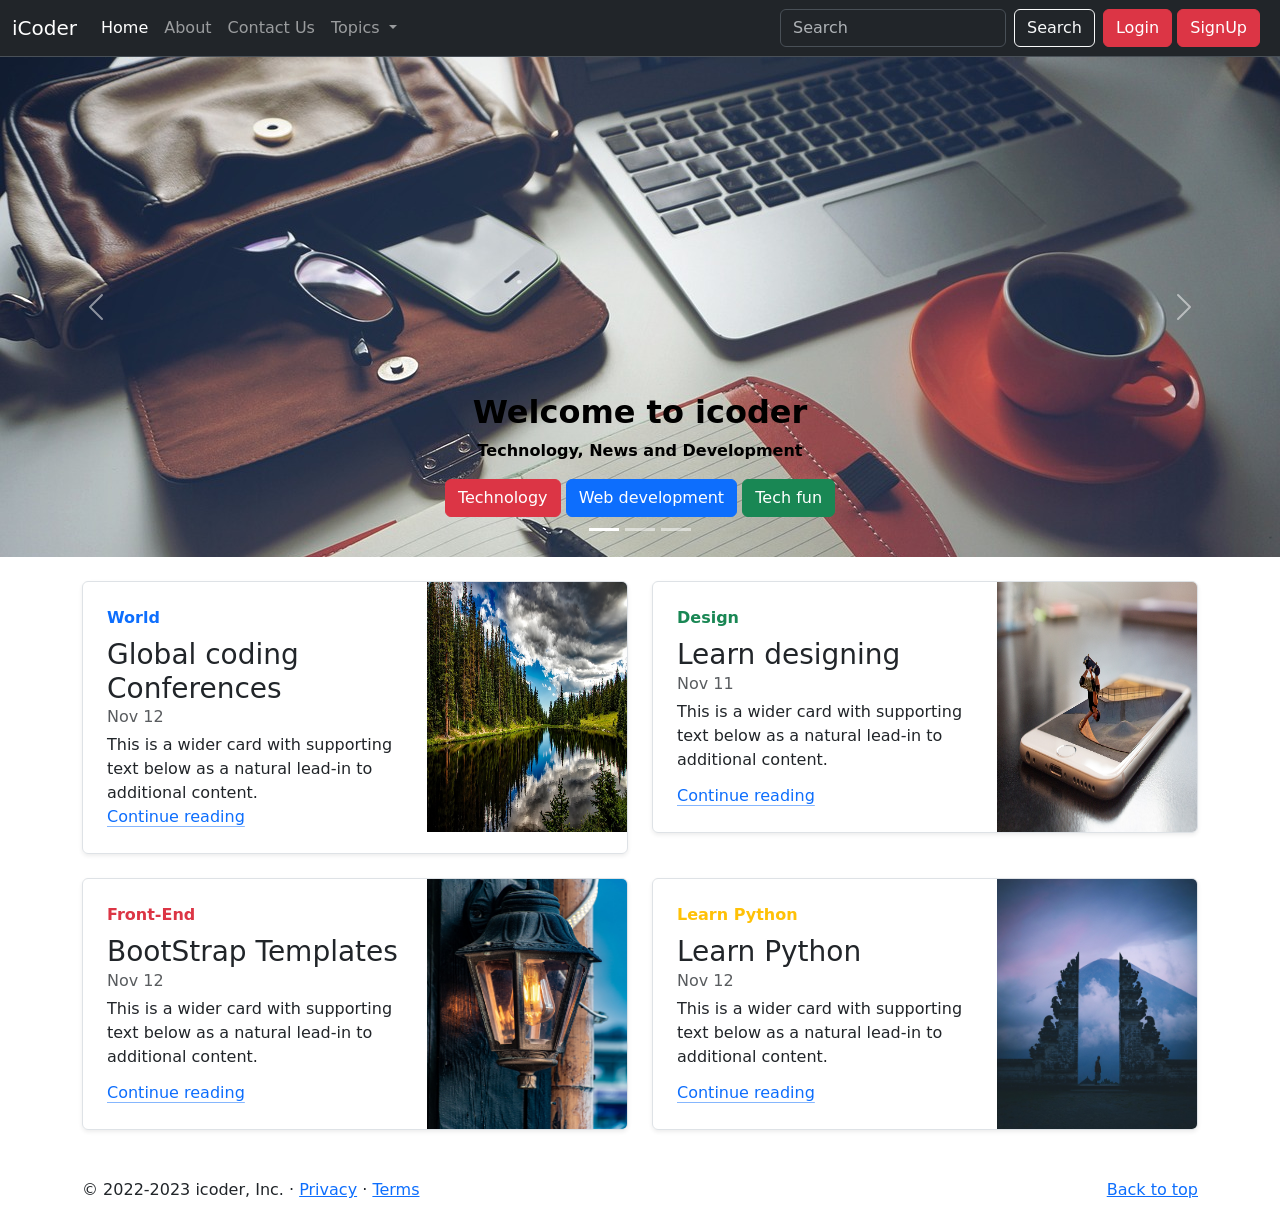
<file: index.html>
<!doctype html>
<html lang="en">
  <head>
    <meta charset="utf-8">
    <meta name="viewport" content="width=device-width, initial-scale=1">
    <title>iCoder - Heaven for Programmers</title>
    <link href="https://cdn.jsdelivr.net/npm/bootstrap@5.3.1/dist/css/bootstrap.min.css" rel="stylesheet">
    <link rel="stylesheet" href="in.css">
  </head>
  <body>
    <nav class="navbar navbar-expand-lg navbar bg-dark border-bottom border-body" data-bs-theme="dark">
        <div class="container-fluid">
          <a class="navbar-brand" href="#">iCoder</a>
          <button class="navbar-toggler" type="button" data-bs-toggle="collapse" data-bs-target="#navbarSupportedContent" aria-controls="navbarSupportedContent" aria-expanded="false" aria-label="Toggle navigation">
            <span class="navbar-toggler-icon"></span>
          </button>
          <div class="collapse navbar-collapse" id="navbarSupportedContent">
            <ul class="navbar-nav me-auto mb-2 mb-lg-0">
              <li class="nav-item">
                <a class="nav-link active" aria-current="page" href="/">Home</a>
              </li>
              <li class="nav-item">
                <a class="nav-link" href="about.html">About</a>
              </li>
              <li class="nav-item">
                <a class="nav-link" href="contact.html">Contact Us</a>
              </li>
              <li class="nav-item dropdown">
                <a class="nav-link dropdown-toggle" href="#" role="button" data-bs-toggle="dropdown" aria-expanded="false">
                  Topics
                </a>
                <ul class="dropdown-menu">
                  <li><a class="dropdown-item" href="#">Technology</a></li>
                  <li><a class="dropdown-item" href="#">Web Developement</a></li>
                  <li><hr class="dropdown-divider"></li>
                  <li><a class="dropdown-item" href="#">Contact us</a></li>
                  <li><a class="dropdown-item" href="#">Write about us</a></li>
                </ul>
              </li>
            </ul>
            <form class="d-flex" role="search">
              <input class="form-control me-2" type="search" placeholder="Search" aria-label="Search">
              <button class="btn btn-outline-light" type="submit">Search</button>
            </form>
            <div class="mx-2">
              <button class="btn btn-danger" data-bs-toggle="modal" data-bs-target="#loginModal">Login
              </button>
              <button class="btn btn-danger" data-bs-toggle="modal" data-bs-target="#signupModal">SignUp</button>

            </div>
          </div>
        </div>
      </nav>
  

<!-- LogIn Modal -->
<div class="modal fade" id="loginModal" tabindex="-1" aria-labelledby="loginModalLabel" aria-hidden="true">
  <div class="modal-dialog">
    <div class="modal-content">
      <div class="modal-header">
        <h1 class="modal-title fs-5" id="loginModalLabel">LogIn to iCoder</h1>
        <button type="button" class="btn-close" data-bs-dismiss="modal" aria-label="Close"></button>
      </div>
      <div class="modal-body">
        <form>
          <div class="mb-3">
            <label for="exampleInputEmail1" class="form-label">Email address</label>
            <input type="email" class="form-control" id="exampleInputEmail1" aria-describedby="emailHelp">
            <div id="emailHelp" class="form-text">We'll never share your email with anyone else.</div>
          </div>
          <div class="mb-3">
            <label for="exampleInputPassword1" class="form-label">Password</label>
            <input type="password" class="form-control" id="exampleInputPassword1">
          </div>
          <div class="mb-3 form-check">
            <input type="checkbox" class="form-check-input" id="exampleCheck1">
            <label class="form-check-label" for="exampleCheck1">Check me out</label>
          </div>
          <button type="submit" class="btn btn-primary">Login</button>
        </form>
      </div>
      <div class="modal-footer">
        <button type="button" class="btn btn-secondary" data-bs-dismiss="modal">Close</button>
 
      </div>
    </div>
  </div>
</div>


<!-- SignUp Modal -->
<div class="modal fade" id="signupModal" tabindex="-1" aria-labelledby="signupModalLabel" aria-hidden="true">
  <div class="modal-dialog">
    <div class="modal-content">
      <div class="modal-header">
        <h1 class="modal-title fs-5" id="signupModalLabel">Get an iCoder Account</h1>
        <button type="button" class="btn-close" data-bs-dismiss="modal" aria-label="Close"></button>
      </div>
      <div class="modal-body">
        <form>
          <div class="row">
            <div class="col">
              <input type="text" class="form-control" placeholder="First name" aria-label="First name">
            </div>
            <div class="col">
              <input type="text" class="form-control" placeholder="Last name" aria-label="Last name">
            </div>
          </div>
          <br>
          <div class="mb-3">
            <label for="exampleInputEmail1" class="form-label">Email address</label>
            <input type="email" class="form-control" id="exampleInputEmail1" aria-describedby="emailHelp">
            <div id="emailHelp" class="form-text">We'll never share your email with anyone else.</div>
          </div>
          <div class="mb-3">
            <label for="exampleInputPassword1" class="form-label">Password</label>
            <input type="password" class="form-control" id="exampleInputPassword1">
          </div>
          <div class="mb-3">
            <label for="cexampleInputPassword1" class="form-label">Confirm Password</label>
            <input type="password" class="form-control" id="cexampleInputPassword1">
          </div>
          
          <button type="submit" class="btn btn-primary">Create Account</button>
        </form>
      </div>
      <div class="modal-footer">
        <button type="button" class="btn btn-secondary" data-bs-dismiss="modal">Close</button>
     
      </div>
    </div>
  </div>
</div>


      <div id="carouselExampleCaptions" class="carousel slide carousel-fade">
        <div class="carousel-indicators">
          <button type="button" data-bs-target="#carouselExampleCaptions" data-bs-slide-to="0" class="active" aria-current="true" aria-label="Slide 1"></button>
          <button type="button" data-bs-target="#carouselExampleCaptions" data-bs-slide-to="1" aria-label="Slide 2"></button>
          <button type="button" data-bs-target="#carouselExampleCaptions" data-bs-slide-to="2" aria-label="Slide 3"></button>
        </div>
        <div class="carousel-inner">
          <div class="carousel-item active ">
            <img src="1.jpg" class="d-block w-100 " alt="...">
            <div class="carousel-caption d-none d-md-block">
              <h2>Welcome to icoder</h2>
              <p>Technology, News and Development</p>
              <button class="btn btn-danger">Technology</button>
              <button class="btn btn-primary">Web development</button>
              <button class="btn btn-success">Tech fun</button>
            </div>
          </div>
          <div class="carousel-item">
            <img src="2.jpg" class="d-block w-100" alt="...">
            <div class="carousel-caption d-none d-md-block">
              <h2>Best Coding Blog</h2>
              <p>Technology, News and Development</p>
              <button class="btn btn-danger">Technology</button>
              <button class="btn btn-primary">Web development</button>
              <button class="btn btn-success">Tech fun</button>
            </div>
          </div>
          <div class="carousel-item">
            <img src="1 (3).jpg" class="d-block w-100 opacity-50" alt="..." >
            <div class="carousel-caption d-none d-md-block">
              <h2>Award winning Blog </h2>
              <p>Technology, News and Development</p>
              <button class="btn btn-danger">Technology</button>
              <button class="btn btn-primary">Web development</button>
              <button class="btn btn-success">Tech fun</button>
            </div>
          </div>
        </div>
        <button class="carousel-control-prev" type="button" data-bs-target="#carouselExampleCaptions" data-bs-slide="prev">
          <span class="carousel-control-prev-icon" aria-hidden="true"></span>
          <span class="visually-hidden">Previous</span>
        </button>
        <button class="carousel-control-next" type="button" data-bs-target="#carouselExampleCaptions" data-bs-slide="next">
          <span class="carousel-control-next-icon" aria-hidden="true"></span>
          <span class="visually-hidden">Next</span>
        </button>
      </div>
      <div class="container my-4">
        <div class="row mb-2">
          <div class="col-md-6">
            <div class="row g-0 border rounded overflow-hidden flex-md-row mb-4 shadow-sm h-md-250 position-relative">
              <div class="col p-4 d-flex flex-column position-static">
                <strong class="d-inline-block mb-2 text-primary">World</strong>
                <h3 class="mb-0">Global coding Conferences</h3>
                <div class="mb-1 text-body-secondary">Nov 12</div>
                <p class="card-text mb-auto">This is a wider card with supporting text below as a natural lead-in to additional content.</p>
                <a href="#" class="icon-link gap-1 icon-link-hover stretched-link">
                  Continue reading
                  <svg class="bi"><use xlink:href="#chevron-right"></use></svg>
                </a>
              </div>
              <div class="col-auto d-none d-lg-block">
                <img class="bd-placeholder-img" width="200" height="250"src="thumnail1.jpg" alt="">
              </div>
            </div>
          </div>
          <div class="col-md-6">
            <div class="row g-0 border rounded overflow-hidden flex-md-row mb-4 shadow-sm h-md-250 position-relative">
              <div class="col p-4 d-flex flex-column position-static">
                <strong class="d-inline-block mb-2 text-success">Design</strong>
                <h3 class="mb-0">Learn designing</h3>
                <div class="mb-1 text-body-secondary">Nov 11</div>
                <p class="mb-auto">This is a wider card with supporting text below as a natural lead-in to additional content.</p>
                <a href="#" class="icon-link gap-1 icon-link-hover stretched-link">
                  Continue reading
                  <svg class="bi"><use xlink:href="#chevron-right"></use></svg>
                </a>
              </div>
              <div class="col-auto d-none d-lg-block">
                <img class="bd-placeholder-img" width="200" height="250"src="thumbnail2.jpg" alt="">
              </div>
            </div>
          </div>
            <div class="col-md-6">
              <div class="row g-0 border rounded overflow-hidden flex-md-row mb-4 shadow-sm h-md-250 position-relative">
                <div class="col p-4 d-flex flex-column position-static">
                  <strong class="d-inline-block mb-2 text-danger">Front-End</strong>
                  <h3 class="mb-0">BootStrap Templates</h3>
                  <div class="mb-1 text-body-secondary">Nov 12</div>
                  <p class="card-text mb-auto">This is a wider card with supporting text below as a natural lead-in to additional content.</p>
                  <a href="#" class="icon-link gap-1 icon-link-hover stretched-link">
                    Continue reading
                    <svg class="bi"><use xlink:href="#chevron-right"></use></svg>
                  </a>
                </div>
                <div class="col-auto d-none d-lg-block">
                  <img class="bd-placeholder-img" width="200" height="250"src="thumbnail3.jpg" alt="">
                </div>
              </div>
            </div>
              <div class="col-md-6">
                <div class="row g-0 border rounded overflow-hidden flex-md-row mb-4 shadow-sm h-md-250 position-relative">
                  <div class="col p-4 d-flex flex-column position-static">
                    <strong class="d-inline-block mb-2 text-warning">Learn Python</strong>
                    <h3 class="mb-0">Learn Python</h3>
                    <div class="mb-1 text-body-secondary">Nov 12</div>
                    <p class="card-text mb-auto">This is a wider card with supporting text below as a natural lead-in to additional content.</p>
                    <a href="#" class="icon-link gap-1 icon-link-hover stretched-link">
                      Continue reading
                      <svg class="bi"><use xlink:href="#chevron-right"></use></svg>
                    </a>
                  </div>
                  <div class="col-auto d-none d-lg-block">
                    <img class="bd-placeholder-img" width="200" height="250"src="thumnail4.jpg" alt="">
                  </div>
                </div>
              </div>
        </div>
      </div>
      <footer class="container">
        <p class="float-end"><a href="#">Back to top</a></p>
      <p>© 2022-2023 icoder, Inc. · <a href="#">Privacy</a> · <a href="#">Terms</a></p>
    </footer>
    <script src="https://cdn.jsdelivr.net/npm/bootstrap@5.3.1/dist/js/bootstrap.bundle.min.js" ></script>
  </body>
</html>
</file>
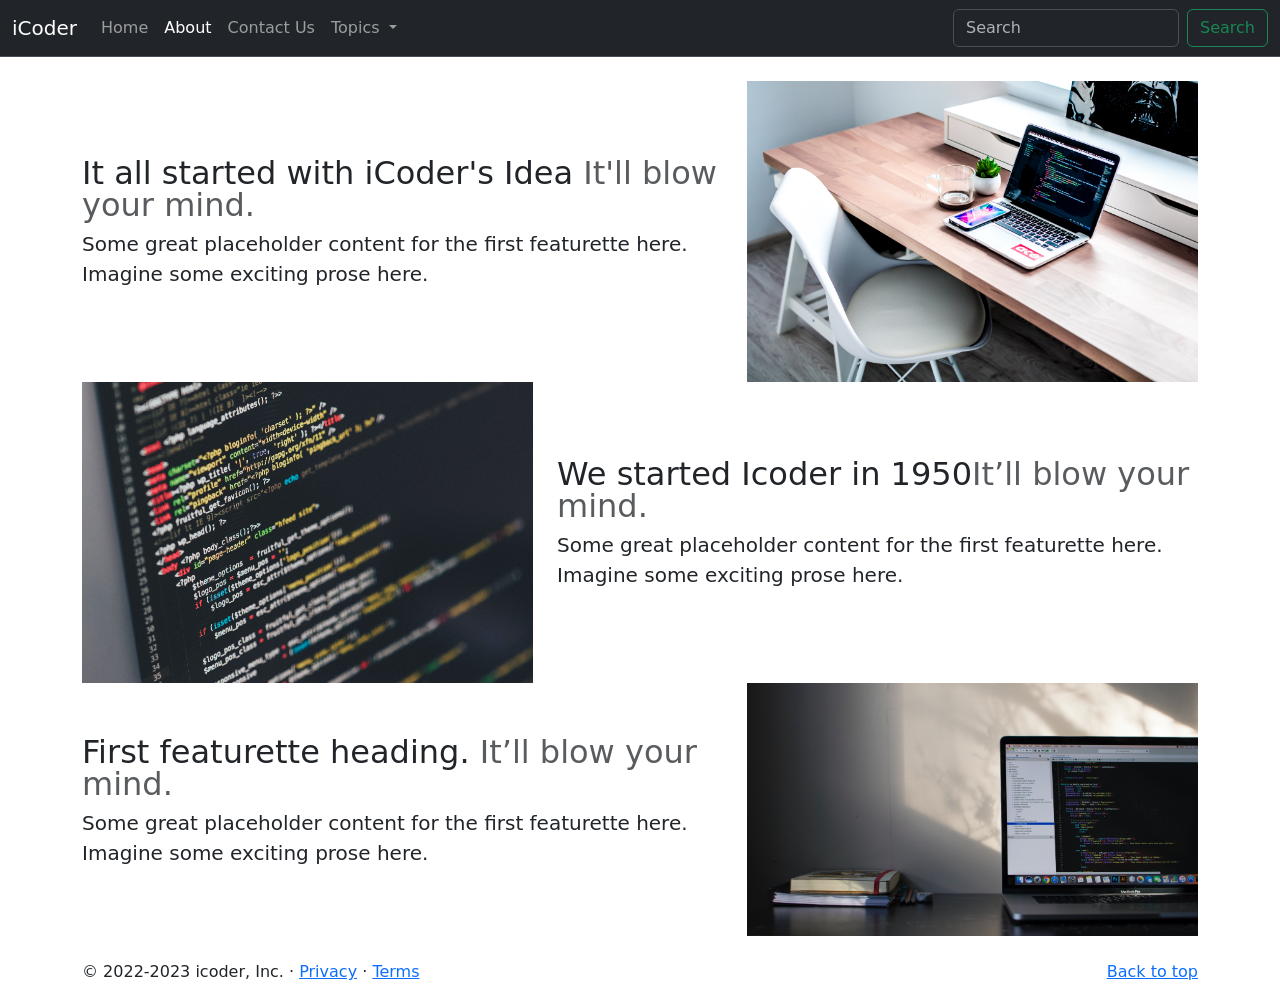
<file: about.html>
<!doctype html>
<html lang="en">
  <head>
    <meta charset="utf-8">
    <meta name="viewport" content="width=device-width, initial-scale=1">
    <title>iCoder - Heaven for Programmers</title>
    <link href="https://cdn.jsdelivr.net/npm/bootstrap@5.3.1/dist/css/bootstrap.min.css" rel="stylesheet">
    <link rel="stylesheet" href="in.css">
  
  </head>
  <body>
    <nav class="navbar navbar-expand-lg navbar bg-dark border-bottom border-body" data-bs-theme="dark">
        <div class="container-fluid">
          <a class="navbar-brand" href="#">iCoder</a>
          <button class="navbar-toggler" type="button" data-bs-toggle="collapse" data-bs-target="#navbarSupportedContent" aria-controls="navbarSupportedContent" aria-expanded="false" aria-label="Toggle navigation">
            <span class="navbar-toggler-icon"></span>
          </button>
          <div class="collapse navbar-collapse" id="navbarSupportedContent">
            <ul class="navbar-nav me-auto mb-2 mb-lg-0">
              <li class="nav-item">
                <a class="nav-link " aria-current="page" href="/">Home</a>
              </li>
              <li class="nav-item">
                <a class="nav-link active" href="/about.html">About</a>
              </li>
              <li class="nav-item">
                <a class="nav-link" href="/contact.html">Contact Us</a>
              </li>
              <li class="nav-item dropdown">
                <a class="nav-link dropdown-toggle" href="#" role="button" data-bs-toggle="dropdown" aria-expanded="false">
                  Topics
                </a>
                <ul class="dropdown-menu">
                  <li><a class="dropdown-item" href="#">Technology</a></li>
                  <li><a class="dropdown-item" href="#">Web Developement</a></li>
                  <li><hr class="dropdown-divider"></li>
                  <li><a class="dropdown-item" href="#">Contact us</a></li>
                  <li><a class="dropdown-item" href="#">Write about us</a></li>
                </ul>
              </li>
            </ul>
            <form class="d-flex" role="search">
              <input class="form-control me-2" type="search" placeholder="Search" aria-label="Search">
              <button class="btn btn-outline-success" type="submit">Search</button>
            </form>
          </div>
        </div>
      </nav>
<div class="container my-4">
<div class="row featurette d-flex justify-content-center align-items-center">
    <div class="col-md-7">
      <h2 class="featurette-heading fw-normal lh-1">It all started with iCoder's Idea <span class="text-body-secondary">It'll blow your mind.</span></h2>
      <p class="lead">Some great placeholder content for the first featurette here. Imagine some exciting prose here.</p>
    </div>
    <div class="col-md-5">
        <img class="bd-placeholder-img bd-placeholder-img-lg featurette-image img-fluid mx-auto" width="500"  height="500" src="coding2 (1).jpg" alt="">
   
    </div>
  </div>
  <div class="row featurette d-flex justify-content-center align-items-center">
    <div class="col-md-7 order-md-2">
      <h2 class="featurette-heading fw-normal lh-1">We started Icoder in 1950<span class="text-body-secondary">It’ll blow your mind.</span></h2>
      <p class="lead">Some great placeholder content for the first featurette here. Imagine some exciting prose here.</p>
    </div>
    <div class="col-md-5  order-md-1">
        <img class="bd-placeholder-img bd-placeholder-img-lg featurette-image img-fluid mx-auto" width="500"  height="500" src="coding2 (2).jpg" alt="">
  
    </div>
  </div>
  <div class="row featurette d-flex justify-content-center align-items-center">
    <div class="col-md-7">
      <h2 class="featurette-heading fw-normal lh-1">First featurette heading. <span class="text-body-secondary">It’ll blow your mind.</span></h2>
      <p class="lead">Some great placeholder content for the first featurette here. Imagine some exciting prose here.</p>
    </div>
    <div class="col-md-5">
        <img class="bd-placeholder-img bd-placeholder-img-lg featurette-image img-fluid mx-auto" width="500"  height="500" src="coding2 (3).jpg" alt="">
    
    </div>
</div>
  </div>
  <footer class="container">
    <p class="float-end"><a href="#">Back to top</a></p>
  <p>© 2022-2023 icoder, Inc. · <a href="#">Privacy</a> · <a href="#">Terms</a></p>
</footer>
  <script src="https://cdn.jsdelivr.net/npm/bootstrap@5.3.1/dist/js/bootstrap.bundle.min.js" ></script>
</body>
</html>
</file>
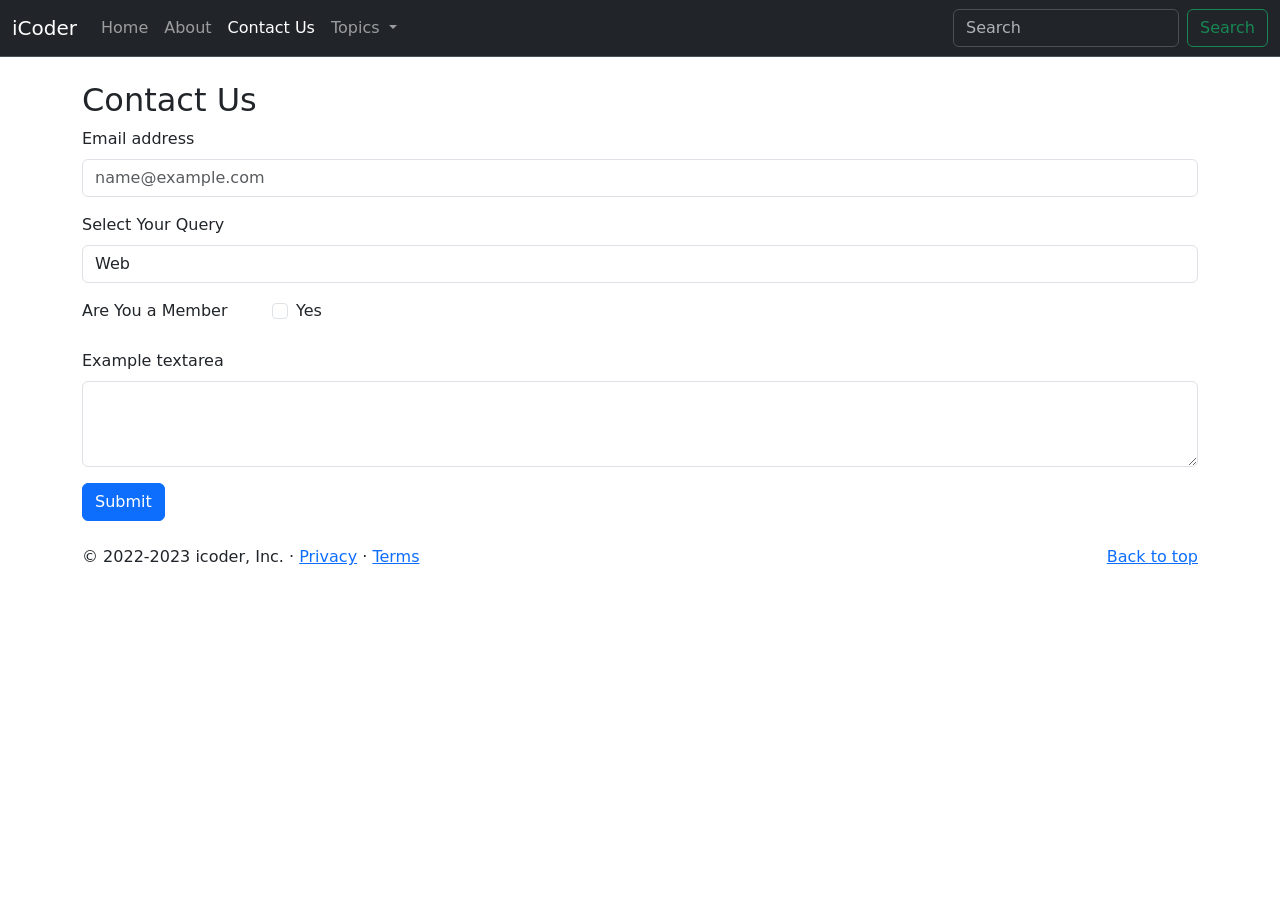
<file: contact.html>
<!DOCTYPE html>
<html lang="en">
  <head>
    <meta charset="utf-8" />
    <meta name="viewport" content="width=device-width, initial-scale=1" />
    <title>iCoder - Heaven for Programmers</title>
    <link
      href="https://cdn.jsdelivr.net/npm/bootstrap@5.3.1/dist/css/bootstrap.min.css"
      rel="stylesheet"
    />
    <link rel="stylesheet" href="in.css" />
  </head>
  <body>
    <nav
      class="navbar navbar-expand-lg navbar bg-dark border-bottom border-body"
      data-bs-theme="dark"
    >
      <div class="container-fluid">
        <a class="navbar-brand" href="#">iCoder</a>
        <button
          class="navbar-toggler"
          type="button"
          data-bs-toggle="collapse"
          data-bs-target="#navbarSupportedContent"
          aria-controls="navbarSupportedContent"
          aria-expanded="false"
          aria-label="Toggle navigation"
        >
          <span class="navbar-toggler-icon"></span>
        </button>
        <div class="collapse navbar-collapse" id="navbarSupportedContent">
          <ul class="navbar-nav me-auto mb-2 mb-lg-0">
            <li class="nav-item">
              <a class="nav-link" aria-current="page" href="/">Home</a>
            </li>
            <li class="nav-item">
              <a class="nav-link" href="/about.html">About</a>
            </li>
            <li class="nav-item">
              <a class="nav-link active" href="/contact.html">Contact Us</a>
            </li>
            <li class="nav-item dropdown">
              <a
                class="nav-link dropdown-toggle"
                href="#"
                role="button"
                data-bs-toggle="dropdown"
                aria-expanded="false"
              >
                Topics
              </a>
              <ul class="dropdown-menu">
                <li><a class="dropdown-item" href="#">Technology</a></li>
                <li><a class="dropdown-item" href="#">Web Developement</a></li>
                <li><hr class="dropdown-divider" /></li>
                <li><a class="dropdown-item" href="#">Contact us</a></li>
                <li><a class="dropdown-item" href="#">Write about us</a></li>
              </ul>
            </li>
          </ul>
          <form class="d-flex" role="search">
            <input
              class="form-control me-2"
              type="search"
              placeholder="Search"
              aria-label="Search"
            />
            <button class="btn btn-outline-success" type="submit">
              Search
            </button>
          </form>
        </div>
      </div>
    </nav>
    <div class="container my-4">
      <h2>Contact Us</h2>
      <form>
        <div class="form-group mb-3">
          <label for="exampleFormControlInput1" class="form-label"
            >Email address</label>
          <input
            type="email"
            class="form-control"
            id="exampleFormControlInput1"
            placeholder="name@example.com"/>
        </div>
        <div class="form-group mb-3">
          <label for="exampleFormControSelect1" class="form-label">
            Select Your Query</label>
          <select class="form-control" aria-label="exampleFormControlSelect2">
            <option>Web</option>
            <option>Tech Stack</option>
            <option>Technology</option>
            <option>Others</option>
          </select>
        </div>
        <div class="form-group row">
          <div class="col-sm-2">Are You a Member</div>
          <div class="col-sm-10">
            <div class="form-check">
              <input
                class="form-check-input"
                type="checkbox"
                value=""
                id="gridcheck1"
              />
              <label class="form-check-label" for="gridcheck1"> Yes </label>
            </div>
          </div>
        </div>
        <br>
        <div class="form-group mb-3">
          <label for="exampleFormControlTextarea1" class="form-label"
            >Example textarea</label>
          <textarea
            class="form-control"
            id="exampleFormControlTextarea1"
            rows="3"></textarea>
        </div>

       <button class="btn btn-primary">Submit</button>
      </form>
    </div>
    <footer class="container">
      <p class="float-end"><a href="#">Back to top</a></p>
      <p>
        © 2022-2023 icoder, Inc. · <a href="#">Privacy</a> ·
        <a href="#">Terms</a>
      </p>
    </footer>
    <script src="https://cdn.jsdelivr.net/npm/bootstrap@5.3.1/dist/js/bootstrap.bundle.min.js"></script>
  </body>
</html>
</file>
<file: in.css>
.carousel .carousel-item {
    height: 500px;
  }
  
  .carousel-item img {
      position: absolute;
      object-fit: cover;
      top: 0;
      left: 0;
      min-height: 500px;
  }
  .carousel-item h2{
    color: #000;
    font-weight: bolder;
  }
  .carousel-item p{
    color: #000;
    font-weight: bolder;
  }
 img:hover{
    transform: translate(23deg);
  }
</file>
